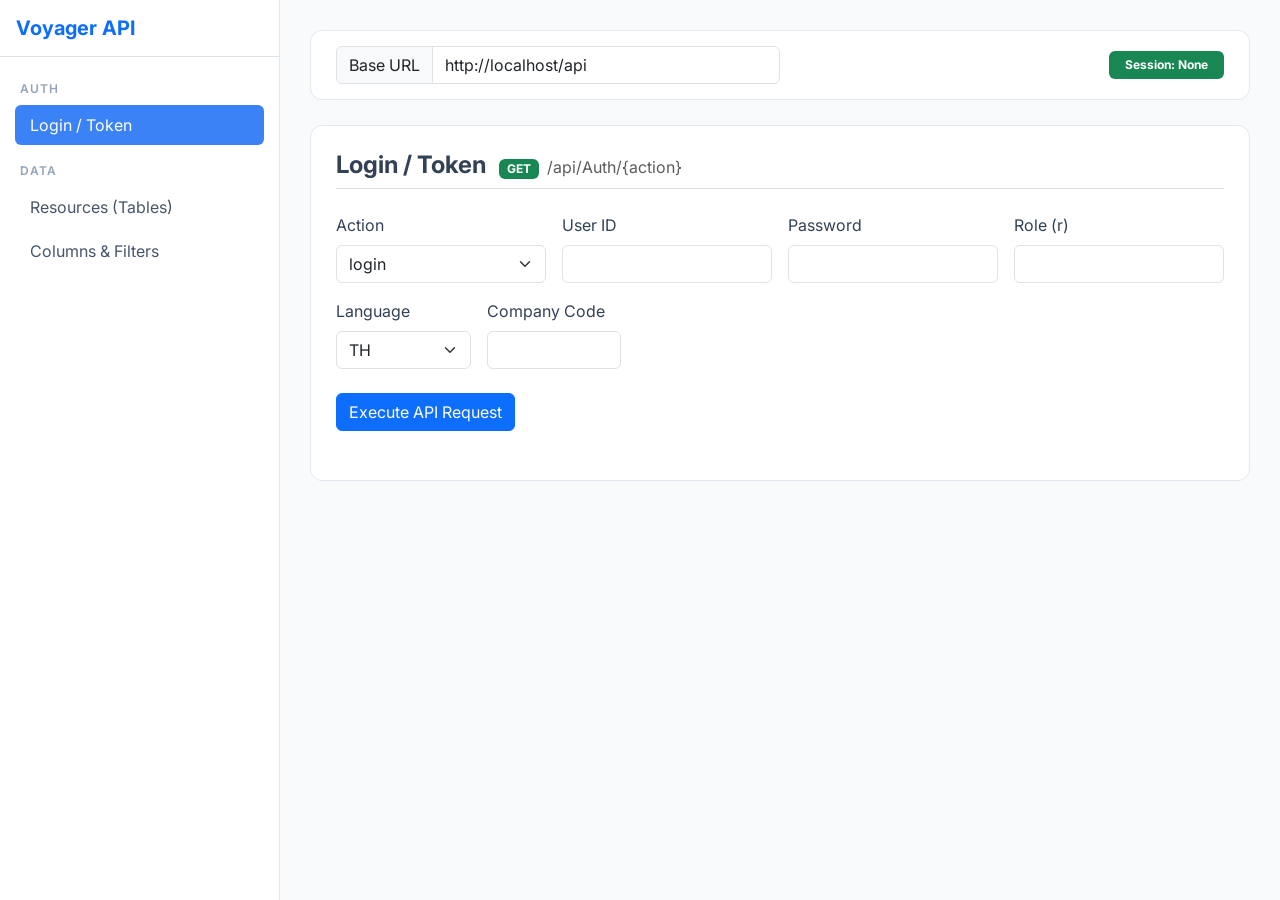
<file: test/index.html>
<!DOCTYPE html>
<html lang="en">
<head>
  <meta charset="utf-8">
  <title>Voyager Dynamic API Help</title>
  <meta name="viewport" content="width=device-width, initial-scale=1">
  <link href="https://fonts.googleapis.com/css2?family=Inter:wght@400;500;600&display=swap" rel="stylesheet">
  <link href="https://cdn.jsdelivr.net/npm/bootstrap@5.3.0/dist/css/bootstrap.min.css" rel="stylesheet">
  <style>
    body { font-family: 'Inter', sans-serif; background-color: #f8fafc; color: #334155; }
    .sidebar { width: 280px; background: white; border-right: 1px solid #e2e8f0; height: 100vh; position: fixed; overflow-y: auto; }
    .content-area { margin-left: 280px; padding: 30px; }
    .nav-pills .nav-link { color: #475569; border-radius: 6px; margin: 2px 15px; padding: 8px 15px; cursor: pointer; }
    .nav-pills .nav-link:hover { background-color: #f1f5f9; }
    .nav-pills .nav-link.active { background-color: #3b82f6; color: white; }
    .api-card { background: white; border-radius: 12px; border: 1px solid #e2e8f0; padding: 25px; margin-bottom: 25px; display: none; }
    .api-card.active { display: block; }
    .global-bar { background: white; padding: 15px 25px; border-radius: 12px; margin-bottom: 25px; border: 1px solid #e2e8f0; }
    pre.json-output { background: #1e293b; color: #38bdf8; padding: 15px; border-radius: 8px; max-height: 500px; overflow-y: auto; font-size: 14px; }
    .category-label { font-size: 0.75rem; text-transform: uppercase; letter-spacing: 1px; color: #94a3b8; margin: 15px 15px 5px 20px; font-weight: 600; }
  </style>
</head>
<body>

  <aside class="sidebar">
    <div class="p-3 border-bottom mb-2">
      <h5 class="m-0 fw-bold text-primary">Voyager API</h5>
    </div>
    <ul class="nav nav-pills flex-column" id="sidebar-menu"></ul>
  </aside>

  <main class="content-area">
    <div class="global-bar d-flex align-items-center justify-content-between">
      <div class="input-group w-50">
        <span class="input-group-text bg-light">Base URL</span>
        <input type="text" class="form-control" id="global-url" value="http://localhost/api">
      </div>
      <div>
        <span class="badge bg-success py-2 px-3">Session: <span id="global-session">None</span></span>
        <input type="hidden" id="session-val">
      </div>
    </div>

    <div id="dynamic-sections"></div>
  </main>

  <script src="https://cdn.jsdelivr.net/npm/bootstrap@5.3.0/dist/js/bootstrap.bundle.min.js"></script>
  <script src="app.js"></script>
</body>
</html>
</file>
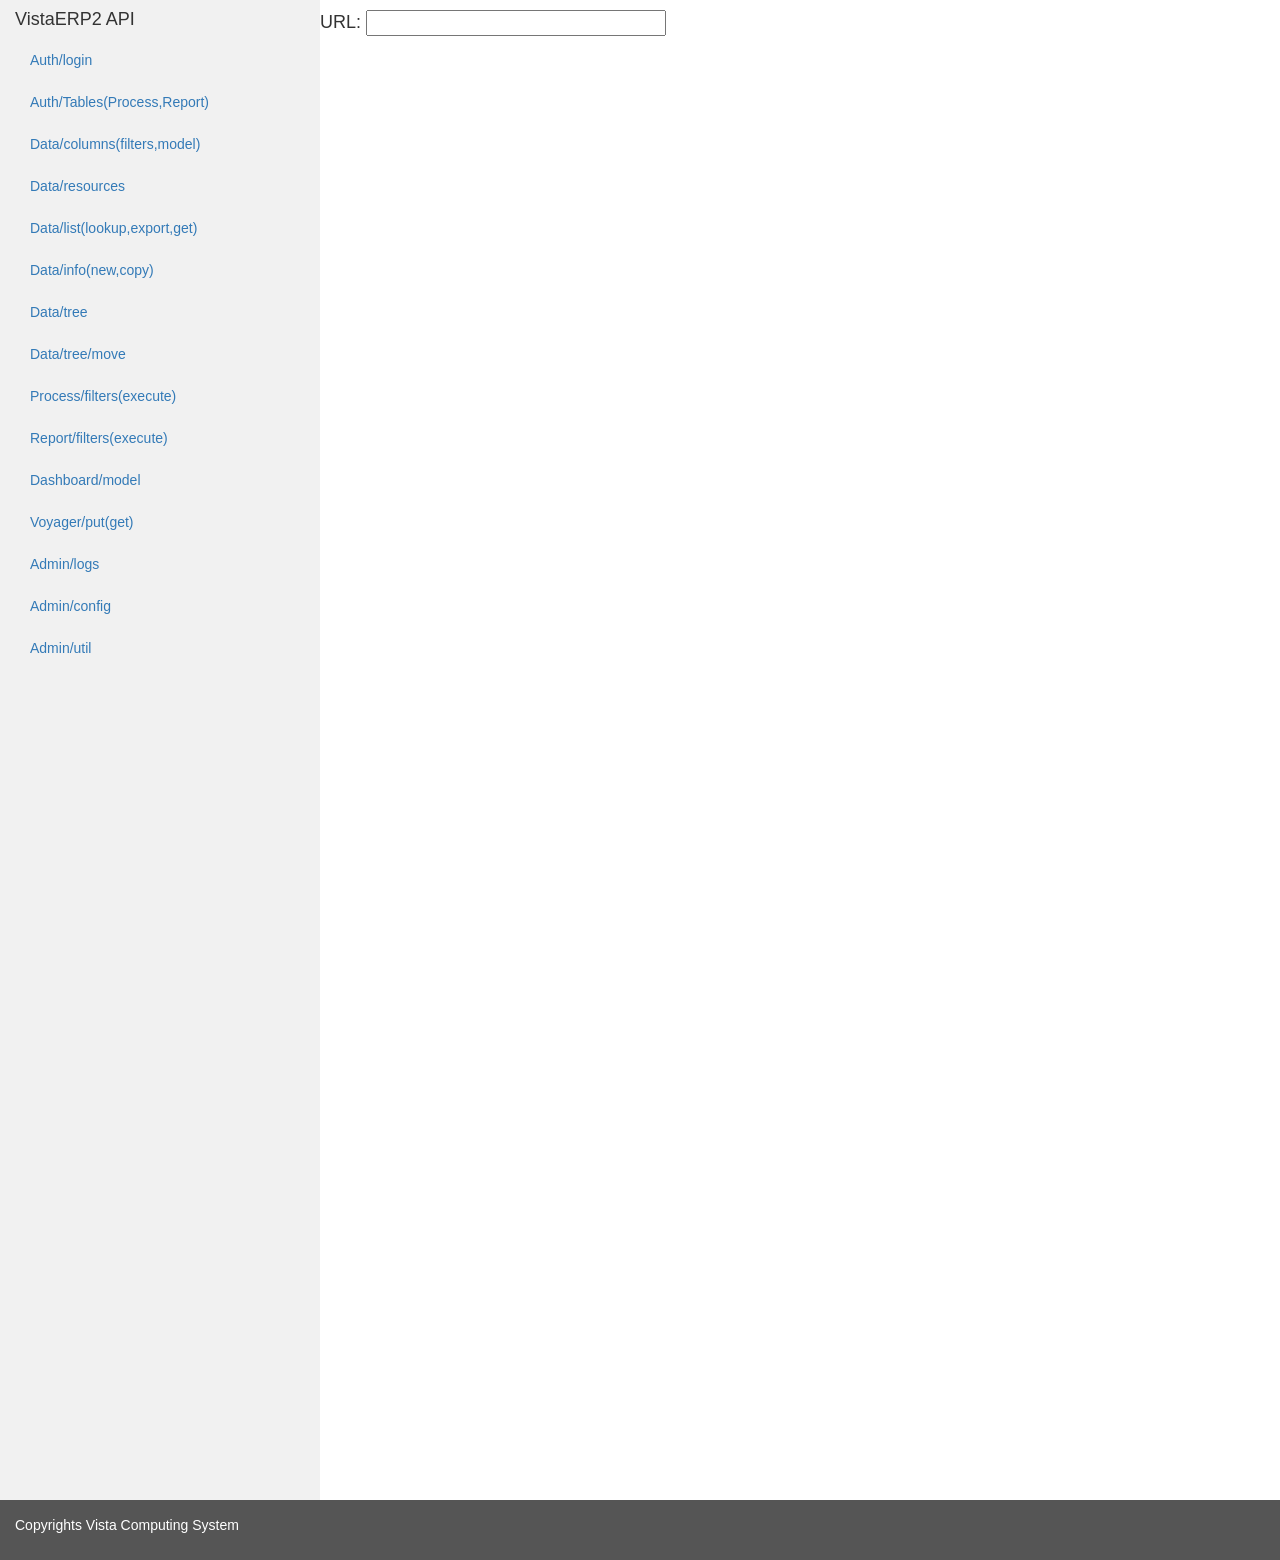
<file: api-helper-v0.html>
<!DOCTYPE html>
<html lang="en">
<head>
  <title>VistaERP2 API</title>
  <meta charset="utf-8">
  <meta name="viewport" content="width=device-width, initial-scale=1">
  <link rel="stylesheet" href="https://maxcdn.bootstrapcdn.com/bootstrap/3.4.1/css/bootstrap.min.css">
  <script src="https://ajax.googleapis.com/ajax/libs/jquery/3.4.1/jquery.min.js"></script>
  <script src="https://maxcdn.bootstrapcdn.com/bootstrap/3.4.1/js/bootstrap.min.js"></script>
  
  <style>
    .yellow {background-color:yellow}
    .readonly {background-color:#cfcfcf}
    /* Set height of the grid so .sidenav can be 100% (adjust if needed) */
    .row.content {height: 1500px}
    
    /* Set gray background color and 100% height */
    .sidenav {
      background-color: #f1f1f1;
      height: 100%;
    }
    
    /* Set black background color, white text and some padding */
    footer {
      background-color: #555;
      color: white;
      padding: 15px;
    }
    
    /* On small screens, set height to 'auto' for sidenav and grid */
    @media screen and (max-width: 767px) {
      .sidenav {
        height: auto;
        padding: 15px;
      }
      .row.content {height: auto;} 
    }
  </style>
</head>
<body>

<div class="container-fluid">
  <div class="row content">
    <div class="col-sm-3 sidenav" >
      <h4>VistaERP2 API</h4>
      <ul class="nav nav-pills nav-stacked">
        <li><a class="menu" data="#sec_login">Auth/login</a></li>
        <li><a class="menu" data="#sec_tables">Auth/Tables(Process,Report)</a></li>
        <li><a class="menu" data="#sec_columns">Data/columns(filters,model)</a></li>
        <li><a class="menu" data="#sec_vgres">Data/resources</a></li>
        <li><a class="menu" data="#sec_list">Data/list(lookup,export,get)</a></li>
        <li><a class="menu" data="#sec_info">Data/info(new,copy)</a></li>
        <li><a class="menu" data="#sec_tree">Data/tree</a></li>
        <li><a class="menu" data="#sec_treemove">Data/tree/move</a></li>
        <li><a class="menu" data="#sec_process_col">Process/filters(execute)</a></li>
        <li style="display:none"><a class="menu" data="#sec_process_exec">Process/execute</a></li>
        <li><a class="menu" data="#sec_report_col">Report/filters(execute)</a></li>
        <li style="display:none"><a class="menu" data="#sec_report_exec">Report/execute</a></li>
        <li style="display:none"><a class="menu" data="#sec_reports">Reports</a></li>
        <li><a class="menu" data="#sec_dashboard">Dashboard/model</a></li>
        <li><a class="menu" data="#sec_vg">Voyager/put(get)</a></li>
        <li><a class="menu" data="#sec_logs">Admin/logs</a></li>
        <li><a class="menu" data="#sec_config">Admin/config</a></li>
        <li><a class="menu" data="#sec_util">Admin/util</a></li>
      </ul><br>
    </div>

   	<h4>URL: <input type="text" id="url" style="width:300px"/></h4>
   	<input type="hidden" id="cmd"/>
   	<input type="hidden" id="j_columns"/>
   	<input type="hidden" id="j_info"/>
    <div class="col-sm-9" id="sec_login" id="top">
		<h3>VistaERP2 API: Data/login</h3>
		<div>
			/api/Auth/
			<select id="t_login" class="yellow">
				<option selected>login</option>
				<option>login2</option>
				<option>login3</option>
				<option>logout</option>
				<option>language</option>
				<option>token</option>
			</select> 
			<span>?uid=</span><input id="uid" type="text" style="width:40px" class="yellow"/>
			<span>&pwd=</span><input id="pwd" type="text" style="width:40px" class="yellow"/>
			<span>&r=</span><input id="role" type="text" style="width:30px" class="yellow"/>
			<span>&_cc=</span><input id="cc" type="text" style="width:40px" class="yellow"/>
			<span>&_lg=</span><select id="lang" type="text" class="yellow">
				<option value="th" selected>th</option>
				<option value="en">en</option>
			</select>
			<span>&s=</span><input id="s0" class="yellow" type="text"/>
			<span>&app=</span><input id="app" type="text" style="width:40px" class="yellow"/>
			<span>&ste_id=</span><input id="ste_id" type="text" style="width:40px" class="yellow"/>
			<br/>	
			<button type="button" class="btn btn-primary" id="b_login">Submit</button>
			<br/>
		</div>
		
		<div id="jsonlogin"></div>
	</div>

    <div class="col-sm-9" id="sec_tables">
		<h3>VistaERP2 API: Auth/resources?type=tables <a href="#top">(top)</a></h3>
		<div>
			/api/Auth/resources?type=
			<select id="op_tables" name="op_tables">
				<option>tables</option>
				<option>process</option>
				<option>report</option>
			</select>
			&file=
			<select id="op_tables2" name="op_tables">
				<option>tables.json</option>
				<option>processes.json</option>
				<option>reports.json</option>
			</select>
			<br/>	
			<button type="button" class="btn btn-primary" id="b_tables">Submit</button>
		</div>
		
		<div id="jsontables"></div>
	</div>

    <div class="col-sm-9" id="sec_columns">
		<h3>VistaERP2 API: Data/columns <a href="#top">(top)</a></h3>
		<div>
			/api/Data/
			<select id="col_op" class="yellow">
				<option selected>columns</option>
				<option>filters</option>
				<option>model</option>
			</select>	
			?_t= 
			<select id="tableid" class="yellow tables">
			</select>	
			<br/>	
			<button type="button" class="btn btn-primary" id="b_column">Submit</button>
			<span class="t_tablename"></span>
			<br/>
		</div>
		
		<div id="jsonreturn"></div>
	</div>
    
    <div class="col-sm-9" id="sec_list">
		<h3>VistaERP2 API: Data/list(lookup/export) <a href="#top">(top)</a></h3>
		<div>
			/api/Data/
			<select id="op2" class="yellow">
				<option value="list" selected>list</option>
				<option value="lookup">lookup</option>				
				<option value="export">export</option>				
				<option value="get">get</option>				
			</select>				 
			?_t= 
			<select id="tableid2" class="yellow tables">
			</select>	
			&<input type="text" id="f2_1" style="width:150px" placeholder="field name" class="yellow"/>
			
			&_rs=<input type="text" id="rs_2" style="width:30px" value="20" placeholder="rows" class="yellow"/>
			&_pi=<input type="text" id="pi_2" style="width:30px" value="0" placeholder="page" class="yellow"/>
			&_st=<input type="text" id="st_2" style="width:50px" value="" placeholder="sort" class="yellow"/>
			&s=<span class="yellow session"></span>
			<br/>	
			<button type="button" class="btn btn-primary" id="b_list">Submit</button>
			<span class="t_tablename"></span>
			<br/>
		</div>
		<div>
			<ul class="nav nav-tabs">
			    <li class="active"><a data-toggle="tab" href="#home2">Columns</a></li>
			    <li><a data-toggle="tab" href="#menu1_2">Source</a></li>
			  </ul>
			
			  <div class="tab-content">
			    <div id="home2" class="tab-pane fade in active">
			     <div id="jsonreturn2_2"></div>
			    </div>
			    <div id="menu1_2" class="tab-pane fade">
			      <div id="jsonreturn2"></div>
			    </div>
			  </div>
      
		</div>
						
	</div>
    
    <div class="col-sm-9" id="sec_info">
		<h3>VistaERP2 API: Data/info(new,copy) <a href="#top">(top)</a></h3>
		<div>
			/api/Data/
			<select id="op3" class="yellow">
				<option value="info" selected>info</option>
				<option value="new">new</option>				
				<option value="copy">copy</option>				
			</select>				
			?_t= 
			<select id="tableid3" class="yellow tables">
			</select>	
			&<input type="text" id="f3_1" style="width:75px" placeholder="primary key" class="yellow"/>
			=<input type="text" id="f3_2" style="width:50px" placeholder="value" class="yellow"/>
			&s=<span class="yellow session"></span>
			<br/>	
			<button type="button" class="btn btn-primary" id="b_info">Submit</button>
			<span class="t_tablename"></span>
			<br/>
		</div>
		<div>
			<ul class="nav nav-tabs">
			    <li class="active"><a data-toggle="tab" href="#home">Columns</a></li>
			    <li><a data-toggle="tab" href="#menu1">Source</a></li>
			  </ul>
			
			  <div class="tab-content">
			    <div id="home" class="tab-pane fade in active">
			     <div id="jsonreturn3_2"></div>
				     <div id="save">
					     <button type="button" class="btn btn-success" id="b_insert">insert</button>
					     <button type="button" class="btn btn-success" id="b_update">update</button>
					     <button type="button" class="btn btn-danger" id="b_delete">delete</button>
				     </div>
			    </div>
			    <div id="menu1" class="tab-pane fade">
			      <div id="jsonreturn3"></div>
			    </div>
			  </div>
      
		</div>
	  </div>      

<div class="col-sm-9" id="sec_process_col">
		<h3>VistaERP2 API: Process/filters<a href="#top">(top)</a></h3>
		<div>
			/api/Process/filters?_t= 
			<select id="processid" class="yellow process">
			</select>	
			&s=<span class="yellow session"></span>
			<br/>	
			<button type="button" class="btn btn-primary" id="b_process_col">Submit</button>
			<br/>
		</div>
		<div>
			<div id="jsonprocess_col0"></div>
			<div id="jsonprocess_col"></div>
		    <button type="button" class="btn btn-success" id="b_process_exec">execute</button>
		</div>	
	</div>
<div class="col-sm-9" id="sec_process_exec">
		<h3>VistaERP2 API: Process/execute <a href="#top">(top)</a></h3>
		<div>
			/api/Process/execute?_t= 
			<select id="processid2" class="yellow process">
			</select>	
			&<input type="text" id="process_pm" name="process_pm"/>
			&s=<span class="yellow session"></span>
			<br/>	
			<button type="button" class="btn btn-primary" id="b_process_exec">Submit</button>
			<br/>
		</div>
		<div id="jsonprocess_exec0"></div>
		<div id="jsonprocess_exec"></div>
	</div>
<div class="col-sm-9" id="sec_report_col">
		<h3>VistaERP2 API: Report/filters<a href="#top">(top)</a></h3>
		<div>
			/api/Report/filters?_t= 
			<select id="reportid" class="yellow report">
			</select>	
			&s=<span class="yellow session"></span>
			<br/>	
			<button type="button" class="btn btn-primary" id="b_report_col">Submit</button>
			<br/>
		</div>
		<div>
			<div id="jsonreport_col0"></div>		
			<div id="jsonreport_col"></div>
		    <button type="button" class="btn btn-success" id="b_report_exec">execute</button>
			<select id="report_ct" class="yellow">
				<option selected>pdf</option>
				<option>xlsx</option>
			</select>			    
		</div>
	</div>
<div class="col-sm-9" id="sec_report_exec">
		<h3>VistaERP2 API: Report/execute <a href="#top">(top)</a></h3>
		<div>
			/api/Report/execute?_t= 
			<select id="reportid2" class="yellow report">
			</select>	
			&_ct=
			<select id="report_ct" class="yellow">
				<option>pdf</option>
				<option>xlsx</option>
				<option>xls</option>
			</select>				
			&<input type="text" id="report_pm" name="report_pm"/>
			&s=<span class="yellow session"></span>
			<br/>	
			<button type="button" class="btn btn-primary" id="b_report_exec">Submit</button>
			<br/>
		</div>
		<div id="jsonreport_exec"></div>
	</div>		
<div class="col-sm-9" id="sec_tree">
		<h3>VistaERP2 API: Data/tree <a href="#top">(top)</a></h3>
		<div>
			/api/Data/tree?_t=
			<select id="op_tree" class="yellow">
				<option value="c_salesregion" selected>c_salesregion</option>
				<option value="ad_menu">ad_menu</option>				
			</select>				
			&s=<span class="yellow session"></span>
			<br/>	
			<button type="button" class="btn btn-primary" id="b_tree">Submit</button>
			<br/>
		</div>
		<div>			
			<div id="jsonreturn_tree0"></div>
		     <div id="jsonreturn_tree"></div>      
		</div>
	  </div>      	 
	<div class="col-sm-9" id="sec_treemove">
		<h3>VistaERP2 API: Data/tree/move <a href="#top">(top)</a></h3>
		<div>
			/api/Data/tree?_action=move&_t=
			<select id="op_treemove" class="yellow">
				<option value="c_salesregion" selected>c_salesregion</option>
			</select>				
			&id=<input type="text" id="node_id"/>
			&parent=<input type="text" id="parent"/>
			&s=<span class="yellow session"></span>
			<br/>	
			<button type="button" class="btn btn-primary" id="b_treemove">Submit</button>
			<br/>
		</div>
		<div>			
			<div id="jsonreturn_treemove0"></div>
		     <div id="jsonreturn_treemove"></div>      
		</div>
	  </div>      
	<div class="col-sm-9" id="sec_dashboard">
		<h3>VistaERP2 API: Dashboard/model <a href="#top">(top)</a></h3>
		<div>
			/api/Dashboard/model?_t=<input type="text" id="dashboard_id"/>		
			&s=<span class="yellow session"></span>
			<br/>	
			<button type="button" class="btn btn-primary" id="b_dashboard">Submit</button>
			<br/>
		</div>
		<div>			
			<div id="jsonreturn_dash"></div>
		</div>
	  </div>      	 
	  	  	   
	<div class="col-sm-9" id="sec_vg">
		<h3>VistaERP2 API: Voyager/put(get) <a href="#top">(top)</a></h3>
		<div>
			/api/Voyager/
			<select id="op_vg" class="yellow">
				<option value="put" selected>put</option>
				<option value="get">get</option>				
			</select>				
			?s=<span class="yellow session"></span>
			&data=<br/>
<textarea id="data_vg" rows="20" cols="120">
{
"tables":{
  "data": ["status","pumps","hoses"],
  "status": ["sta_id","db","pi"],
  "pumps": ["sta_id","pump_id","status"],
  "hoses": ["sta_id","hose_id","hose_number","pump_id","grade_id","tank_id","volume","money"]
},
"status":[[1,1,1]],
"pumps":[[1,1,"20"],[1,2,"20"],[1,3,"10"],[1,4,"20"]],
"hoses":[[1,1,1,1,1,1,12345.30,3344,50],[1,2,2,1,1,1,34552.34,33452.45]]  
}
</textarea>			
			<br/>	
			<button type="button" class="btn btn-primary" id="b_vg">Submit</button>
			<br/>
		</div>
		<div>
		      <div id="json_vg"></div>
		</div>
						
	</div>
	
	<div class="col-sm-9" id="sec_vgres">
		<h3>VistaERP2 API: Data/resources <a href="#top">(top)</a></h3>
		<div>
			/api/Data/resources
			<input type="text" id="op_vgres"  class="yellow" style="width:200px"/>
			?s=<span class="yellow session"></span>
			<br/>	
			<button type="button" class="btn btn-primary" id="b_vgres">Submit</button>
			<br/>
		</div>
		<div>
		      <div id="json_vgres"></div>
		</div>
						
	</div>	
<div class="col-sm-9" id="sec_logs">
		<h3>VistaERP2 API: Admin/logs <a href="#top">(top)</a></h3>
		<div>
			/api/Admin/logs/
			<input type="text" id="op_logs_op2" class="yellow"/>
			?s=<span class="yellow session"></span>
			<br/>	
			<button type="button" class="btn btn-primary" id="b_logs">Submit</button>
			<br/>
		</div>
		<div>
			<ul class="nav nav-tabs">
			    <li class="active"><a data-toggle="tab" href="#home_log2">Columns</a></li>
			    <li><a data-toggle="tab" href="#menulog_2">Source</a></li>
			  </ul>
			
			  <div class="tab-content">
			    <div id="home_log2" class="tab-pane fade in active">
			     <div id="json_logs2"></div>
			    </div>
			    <div id="menulog_2" class="tab-pane fade">
			      <div id="json_logs"></div>
			    </div>
			  </div>
      
		</div>
						
	</div>	  
	<div class="col-sm-9" id="sec_config">
		<h3>VistaERP2 API: Admin/config <a href="#top">(top)</a></h3>
		<div>
			/api/Admin/config/
			<select id="op_config" class="yellow">
				<option value="show" seleted>show</option>
				<option value="set">set</option>
				<option value="refresh">refresh</option>
			</select>
			?<select id="op_config2" class="yellow">
				<option value="debug" selected>debug</option>
				<option value="MA" >MA</option>
				<option value="ERROR_NOROW" >ERROR_NOROW</option>
				<option value="ERROR_PAGING" >ERROR_PAGING</option>
				<option value="PAGESIZE" >PAGESIZE</option>
			</select>=<input type="text" id="t_config2" class="yellow"/>			
			&s=<span class="yellow session"></span>
			<br/>	
			<button type="button" class="btn btn-primary" id="b_config">Submit</button>
			<br/>
		</div>
		<div>
			     <div id="json_config"></div>      
		</div>
						
	</div>	  		 
	<div class="col-sm-9" id="sec_util">
		<h3>VistaERP2 API: Admin/util <a href="#top">(top)</a></h3>
		<div>
			/api/Admin/util/
			<select id="op_util" class="yellow">
				<option value="enz" seleted>enz</option>
				<option value="dez">dez</option>
			</select>
			<br/>&p1=<textarea id="op_util2" rows="3" cols="80"></textarea>
			<br/>&s=<span class="yellow session"></span>
			<br/>	
			<button type="button" class="btn btn-primary" id="b_util">Submit</button>
			<br/>
		</div>
		<div>
			     <div id="json_util"></div>      
		</div>
						
	</div>	  	 	
    <div class="col-sm-9" id="sec_reports">
		<h3>VistaERP2 API: Auth/resources?type=reports <a href="#top">(top)</a></h3>
		<div>
			/api/Auth/resources?type=tables&file=reports.json
			<br/>	
			<button type="button" class="btn btn-primary" id="b_reports">Submit</button>
		</div>
		
		<div id="jsonreports"></div>
	</div>

    <div class="col-sm-9" id="sec_reportparams">
		<h3>VistaERP2 API: Report/params <a href="#top">(top)</a></h3>
		<div>
			/api/Report/params?_t= 
			<select id="tableid" class="yellow tables">
			</select>	
			<br/>	
			<button type="button" class="btn btn-primary" id="b_reportparams">Submit</button>
			<span class="t_tablename"></span>
			<br/>
		</div>
		
		<div id="jsonreturn"></div>
	</div>
    	  
  </div>
</div>

<footer class="container-fluid">
  <p>Copyrights Vista Computing System</p>
</footer>

</body>

<script>
$(document).ready(function(){	
	localStorage.clear();
	$("#url").val(window.location.href.substring(0,window.location.href.indexOf('/help')));
	$('#b_insert').hide();
	$('#b_update').hide();
	$('#b_delete').hide();
	$('#b_report_exec').hide();
	$('#b_process_exec').hide();
	$('#sec_login').hide();
	$('#sec_tables').hide();
	$('#sec_columns').hide();
	$('#sec_process_col').hide();
	$('#sec_process_exec').hide();
	$('#sec_report_col').hide();
	$('#sec_report_exec').hide();
	$('#sec_list').hide();
	$('#sec_info').hide();
	$('#sec_tree').hide();
	$('#sec_treemove').hide();
	$('#sec_dashboard').hide();
	$('#sec_vg').hide();
	$('#sec_vgres').hide();
	$('#sec_logs').hide();
	$('#sec_config').hide();
	$('#sec_util').hide();
	$('#sec_reports').hide();
	$('#sec_reportparams').hide();
	/*
	  $("#url").click(function(){
	    $(this).hide();
	  });
	*/
$(".menu").click(function(){
	var sec =$(this).attr('data');
	$('#sec_login').hide();
	$('#sec_tables').hide();
	$('#sec_columns').hide();
	$('#sec_process_col').hide();
	$('#sec_process_exec').hide();
	$('#sec_report_col').hide();
	$('#sec_report_exec').hide();
	$('#sec_list').hide();
	$('#sec_info').hide();
	$('#sec_tree').hide();
	$('#sec_treemove').hide();
	$('#sec_dashboard').hide();
	$('#sec_vg').hide();
	$('#sec_vgres').hide();
	$('#sec_logs').hide();
	$('#sec_config').hide();
	$('#sec_util').hide();
	$('#sec_reports').hide();
	$('#sec_reportparams').hide();
	$(sec).show();
});

$("#b_login").click(function(){
	var t_url = $("#url").val();
	var uid = $("#uid").val();
	var pwd = $("#pwd").val();
	var r = $("#role").val();
	var cc = $("#cc").val();
	var ap = $("#app").val();
	var steid = $("#ste_id").val();
	var s = $("#s0").val();
	var lg = $("#lang").val();
	var lid=$("#t_login").children("option:selected").val();

	var url=t_url+'/api/Auth/'+lid;
	if (lid=='login' || lid=='login2')
		url=url+'?uid='+uid+'&pwd='+pwd+'&r='+r+'&_lg='+lg+'&_cc='+cc+'&app='+ap+'&ste_id='+steid;
	else if (lid=='login3' || lid=='logout' || lid=='token')
		url=url+'?s='+s+'&_lg='+lg;
	else if (lid=='language')
		url=url+'?s='+s+'&_lg='+lg;
	//document.getElementById("jsonlogin").innerHTML = null;
	$("#jsonlogin").html(null);
	var jqxhr = $.get(url, function(data) {
		  console.log(data);
		  if (data.issuccess==0) {
			  $("#jsonlogin").html(JSON.stringify(data));
			  return;
		  }
		  if (lid=='login2' || lid=='login3') {
			  //document.getElementById("s0").value = data.data.s;
			  $("#s0").val(data.data.s);
			  $(".session").html(data.data.s);
		  }
		  var textArea = $('<textarea id="tt_login" style="width:100%" rows="10"/>'); 
		  textArea.html(JSON.stringify(data));
		  $("#jsonlogin").append(textArea);		  
		  if ($(".tables").children('option').length<1) {
			  $(".tables").append('<option value="" label="">--Select Table---</option>');		  
			  url=t_url+'/api/Auth/resources?type=tables&file=tables.json&_cc='+cc;			  
			  $.get(url, function(data) {
				  var tab_option='';
				  var key =sortObjectKey(data);
				  for (var x=0;x<key.length;x++) {
				  //for (x in data) {
					  var obj=data[key[x]];
					  //$(".tables").append('<option value="'+key[x]+'" label="'+obj.label+'">'+key[x]+'</option>');		  
					  //tab_option += '<option value="'+key[x]+'" label="'+obj.label+'">'+key[x]+'</option>';
					  $(".tables").append('<option value="'+key[x]+'">'+key[x]+'</option>');		  
					  tab_option += '<option value="'+key[x]+'">'+key[x]+'</option>';
					  //console.log(data[x]);
				  }
			  });
		  }
		  if ($(".process").children('option').length<1) {
			  $(".process").append('<option value="" label="">--Select Table---</option>');		  
			  url=t_url+'/api/Auth/resources?type=process&file=processes.json&_cc='+cc;			  
			  $.get(url, function(data) {
				  var tab_option='';
				  var key =sortObjectKey(data);
				  for (var x=0;x<key.length;x++) {
				  //for (x in data) {
					  var obj=data[key[x]];
					  //$(".tables").append('<option value="'+key[x]+'" label="'+obj.label+'">'+key[x]+'</option>');		  
					  //tab_option += '<option value="'+key[x]+'" label="'+obj.label+'">'+key[x]+'</option>';
					  $(".process").append('<option value="'+key[x]+'">'+key[x]+'</option>');		  
					  tab_option += '<option value="'+key[x]+'">'+key[x]+'</option>';
					  //console.log(data[x]);
				  }
			  });
		  }
		  if ($(".report").children('option').length<1) {
			  $(".report").append('<option value="" label="">--Select Table---</option>');		  
			  url=t_url+'/api/Auth/resources?type=report&file=reports.json&_cc='+cc;			  
			  $.get(url, function(data) {
				  var tab_option='';
				  var key =sortObjectKey(data);
				  for (var x=0;x<key.length;x++) {
				  //for (x in data) {
					  var obj=data[key[x]];
					  //$(".tables").append('<option value="'+key[x]+'" label="'+obj.label+'">'+key[x]+'</option>');		  
					  //tab_option += '<option value="'+key[x]+'" label="'+obj.label+'">'+key[x]+'</option>';
					  $(".report").append('<option value="'+key[x]+'">'+key[x]+'</option>');		  
					  tab_option += '<option value="'+key[x]+'">'+key[x]+'</option>';
					  //console.log(data[x]);
				  }
			  });
		  }  
		}).fail(function(err) {
			console.log(err);
		    alert( "error" );
		});		
});

$("#b_tables").click(function(){
	var t_url = $("#url").val();
	var cc = $("#cc").val();
  var op1=$("#op_tables").val();
  var op2=$("#op_tables2").val();
  url=t_url+'/api/Auth/resources?type='+op1+'&file='+ op2+'&_cc='+cc; //tables.json';			  
	$("#jsontables").html('');
	
	var jqxhr = $.get( url, function(data) {
		  var key =sortObjectKey(data);
			var table =  '<table class="table table-striped"><tr><th>table</th><th>label</th></tr>';
			
			for (var x=0;x<key.length;x++) {
			//for (x in data) {	
				var obj = data[key[x]];
				if (obj.display=='Y') {
				table = table + "<tr>"				
					+ '<td>'+key[x]+'</td>'
					+ '<td>'+obj.label+'</td>'
					+ '</tr>';
				}
			}
			
			table = table + "</table>";
			
			$("#jsontables").html(table);
		})
		  .fail(function(err) {
			console.log(err);
		    alert( "error" );
		  });		
	
});


$("#b_column").click(function(){
	var tid=$("#tableid").children("option:selected").val();
	var t_url = $("#url").val();
	var s = $("#s0").val();
	var lg = $("#lang").val();
	var col_op = $("#col_op").val();
	$(".tables").val(tid);

	const url=t_url+'/api/Data/'+col_op+'?_t='+tid+'&s='+s;
	$("#jsonreturn").html('');
	$("#t_tablename").html('');
	
	var jqxhr = $.get( url, function(data) {
		  console.log(data);
		  if (data.issuccess==0) {
			  $("#jsonreturn").html(JSON.stringify(data));
			  return;
		  }
			var jsonarray = null;
			if (col_op=='model')
				jsonarray = data.data.filters;
			else
				jsonarray = data.data.columns;
			var table =  '<table class="table table-striped"><tr><th>field</th><th>label</th><th>type</th><th>isnull</th><th>readonly</th><th>isrange</th><th>default</th><th>note</th><th>link-table</th></tr>';
			if (col_op=='columns')
				table =  '<table class="table table-striped"><tr><th>field</th><th>label</th><th>type</th><th>isnull</th><th>insert</th><th>update</th><th>groupname</th><th>note</th><th>link-table</th></tr>';
			for(var i = 0; i < jsonarray.length; i++) {
				
				var obj = jsonarray[i];
				if (obj.display =='Y'){
					let lb=obj.label;
					table = table + "<tr>"				
					+ '<td>'+obj.field
					+'</td>'
					+ '<td>'+lb+'</td>'
					+ '<td>'+obj.type+'</td>'
					+ '<td>'+obj.isnull+'</td>';
					if (col_op=='columns')
						table += '<td>'+obj.insert+'</td>'
						+ '<td>'+obj.update+'</td>'
						+'<td>'+(obj['groupname']===undefined ? '':obj['groupname'])+'</td>'
						;
					else {
						table += '<td>'+obj.readonly+'</td>'
						+ '<td>'+obj.isrange+'</td>'
						+ '<td>'+obj.default+'</td>'
						;
					}
					table += '<td>'+(obj['note']===undefined ? '':obj['note'])+'</td>'
					+ '<td>'+(obj['link-table']===undefined ? '':obj['link-table'] + (obj['table-option']===undefined ? '': '<br/><font color="blue">table-option=</font>'+JSON.stringify(obj['table-option'])))+'</td>'
					+ '</tr>';
				}
			}
			
			table = table + "</table>";
			if (col_op !='model') {
				table = '<a href="'+url+'" target="_blank">'+url+'</a>'+table;
				
			} else {
				var tab1 =  '<table class="table table-striped">'
					+'<tr><td width="15%">paging</td><td>'+data.data.paging+'</td></tr>'
					+'<tr><td width="15%">pagesize</td><td>'+data.data.pagesize+'</td></tr>'
					+'<tr><td width="15%">firstload</td><td>'+data.data.firstload+'</td></tr>'
					+'<tr><td width="15%">permission</td><td>'+obj2str(data.data.permission)+'</td></tr>'
					+'</table>';
				table = '<a href="'+url+'" target="_blank">'+url+'</a>' + tab1
				+ '<h4>filters</h4>'+table;

				if (data.data['children'] !=undefined) {
					var tab2 =  '<h4>children</h4><table class="table table-striped"><tr><th>label</th><th>_t</th><th>fk</th><th>permission</th></tr>';
					jsonarray = data.data['children'];
					for(var i = 0; i < jsonarray.length; i++) {
						var obj = jsonarray[i];
						tab2 += '<tr>'
							+'<td>'+obj.label+'</td><td>'+obj['_t']+'</td><td>'+obj.fk+'</td><td>'+obj2str(obj.permission)+'</td>'
							+'</tr>';
					}
					table += tab2+'</table>';
				}
				if (data.data['reports'] !=undefined) {
					var tab2 =  '<h4>reports</h4><table class="table table-striped"><tr><th>label</th><th>_t</th></tr>';
					jsonarray = data.data['reports'];
					for(var i = 0; i < jsonarray.length; i++) {
						var obj = jsonarray[i];
						tab2 += '<tr>'
							+'<td>'+obj.label+'</td><td>'+obj['_t']+'</td>'
							+'</tr>';
					}
					table += tab2+'</table>';
				}
			}
			$("#jsonreturn").html(table);
			$(".t_tablename").html($("#tableid").children("option:selected").attr('label'));
		})
		  .fail(function(err) {
			console.log(err);
		    alert( "error" );
		  });		
	
});

$("#b_process_col").click(function(){
	var tid=$("#processid").children("option:selected").val();
	var t_url = $("#url").val();
	var s = $("#s0").val();
	var lg = $("#lang").val();
	$(".process").val(tid);

	const url=t_url+'/api/Process/filters?_t='+tid+'&s='+s;
	$("#jsonprocess_col").html('');
	$("#jsonprocess_col0").html('');
	//$("#t_tablename").html('');
	$('#b_process_exec').hide();
	
	var jqxhr = $.get( url, function(data) {
		  console.log(data);
		  if (data.issuccess==0) {
			  $("#jsonprocess_col").html(JSON.stringify(data));
			  return;
		  }
			var jsonarray = data.data.columns;
		    localStorage.setItem('process-col', JSON.stringify(jsonarray));
			var table =  '<table class="table table-striped"><tr><th>field</th><th>label</th><th>type</th><th>display</th><th>isnull</th><th>readonly</th><th>isrange</th><th>default</th><th>link-table</th><th>items</th></tr>';
			
			for(var i = 0; i < jsonarray.length; i++) {
				
				var obj = jsonarray[i];
				//if (obj.display=='Y') 
				{
					let lb=obj.label;					
					table = table + "<tr>"				
					+ '<td>'+obj.field
					+ (obj.isnull ? '' : '<font color="red">*</font>')
					+'</td>'
					+ '<td>'+lb+'</td>'
					+ '<td>'+obj.type+'</td>'
					+ '<td>'+obj.display+'</td>'
					+ '<td>'+obj.isnull+'</td>'
					+ '<td>'+obj.readonly+'</td>'
					+ '<td>'+obj.isrange+'</td>'
					//+ '<td>'+(obj['default']===undefined ? '' : obj['default']) +'</td>'
					+ '<td><input id="p_'+obj.field+'" style="width:80px" '
					+ (obj.readonly ?'  class="readonly" ':'')
					+ 'value="'+(obj['default']===undefined ? '' : obj['default'])+'" type="text"/>'
					+ (!obj.isrange ? '' :		
					  '~~<input id="p_'+obj.field+'2" style="width:80px" '
					+ (obj.readonly ?'  class="readonly" ':'')
					+ 'value="'+(obj['default2']===undefined ? '' : obj['default2'])+'" type="text"/>'
					) 
					+ '</td>'
					+ '<td>'+obj['link-table']+'</td>'
					+ '<td>'+(obj['items']===undefined ? '' : JSON.stringify(obj['items'])) +'</td>'
					+ '</tr>';
				}
			}
			
			table = table + "</table>";
			
			$("#jsonprocess_col").html(table);
			$("#jsonprocess_col0").html('<a target="_blank" href="'+url+'">'+url+"</a>");
			$('#b_process_exec').show();
		})
		  .fail(function(err) {
			console.log(err);
		    alert( "error" );
		  });		
	
});

$("#b_process_exec").click(function(){
	var tid=$("#processid").children("option:selected").val();
	var t_url = $("#url").val();
	var s = $("#s0").val();
	var lg = $("#lang").val();
	$(".process").val(tid);

	var cols=JSON.parse(localStorage.getItem('process-col'));
	var pm="";
	
	if (cols==null) {
		alert ('filter null');
		return;
	}
	//$('#b_report_exec').hide();
	
	for(var i = 0; i < cols.length; i++) {
		var col=cols[i];
		var val=$('#p_'+col.field).val();
		if (col.isrange) {
			pm += '&' +col.field+'='+encodeURI(val)+'::'+$('#p_'+col.field+'2').val();
		} else
			pm += '&' +col.field+'='+encodeURI(val);
	}
	const url=t_url+'/api/Process/execute?_t='+tid
			+pm
			+'&s='+s;
	//alert (url);
  $("#jsonprocess_col0").html('<a target="_blank" href="'+url+'">'+url+'</a>');
/*
	var link = document.createElement('a');
	link.href = url;
	link.target='_blank';
	document.body.appendChild(link);
	link.click();  
*/	
});

$("#b_process_exec0").click(function(){
	var tid=$("#processid2").children("option:selected").val();
	var t_url = $("#url").val();
	var s = $("#s0").val();
	var lg = $("#lang").val();
	$(".process").val(tid);
	var pm = $("#process_pm").val();

	const url=t_url+'/api/Process/execute?_t='+tid+'&'+pm+'&s='+s;
	$("#jsonprocess_exec").html('');
	$("#jsonprocess_exec0").html('');
	//$("#t_tablename").html('');
	
	var jqxhr = $.get( url, function(data) {
		  console.log(data);
 		  $("#jsonprocess_exec").html(JSON.stringify(data));
		  $("#jsonprocess_exec0").html('<a target="_blank" href="'+url+'">'+url+"</a>");
		})
		  .fail(function(err) {
			console.log(err);
		    alert( "error" );
		  });		
	
});

$("#b_report_col").click(function(){
	var tid=$("#reportid").children("option:selected").val();
	var t_url = $("#url").val();
	var s = $("#s0").val();
	var lg = $("#lang").val();
	$(".report").val(tid);

	const url=t_url+'/api/Report/filters?_t='+tid+'&s='+s;
	$("#jsonreport_col").html('');
	$("#jsonreport_col0").html('');
	//$("#t_tablename").html('');
	
	$('#b_report_exec').hide();
	var jqxhr = $.get( url, function(data) {
		  console.log(data);
		  if (data.issuccess==0) {
			  $("#jsonreport_col").html(JSON.stringify(data));
			  return;
		  }
			var jsonarray = data.data.columns;
		    localStorage.setItem('report-col', JSON.stringify(jsonarray));
			var table =  '<table class="table table-striped"><tr><th>field</th><th>label</th><th>type</th><th>display</th><th>isnull</th><th>readonly</th><th>isrange</th><th>default</th><th>link-table</th><th>items</th></tr>';
			
			for(var i = 0; i < jsonarray.length; i++) {
				
				var obj = jsonarray[i];
				//if (obj.display=='Y') 
				{
					let lb=obj.label;					
					table = table + "<tr>"				
					+ '<td>'+obj.field
					+ (obj.isnull ? '' : '<font color="red">*</font>')
					+'</td>'
					+ '<td>'+lb+'</td>'
					+ '<td>'+obj.type+'</td>'
					+ '<td>'+obj.display+'</td>'
					+ '<td>'+obj.isnull+'</td>'
					+ '<td>'+obj.readonly+'</td>'
					+ '<td>'+obj.isrange+'</td>'
					//+ '<td>'+(obj['default']===undefined ? '' : obj['default']) +'</td>'
					+ '<td><input id="r_'+obj.field+'" style="width:100px" '
					+ (obj.readonly ?'  class="readonly" ':'')
					+ 'value="'+(obj['default']===undefined ? '' : obj['default'])+'" type="text"/>'
					+ (!obj.isrange ? '' :		
					  '~~<input id="r_'+obj.field+'2" style="width:80px" '
					+ (obj.readonly ?'  class="readonly" ':'')
					+ 'value="'+(obj['default2']===undefined ? '' : obj['default2'])+'" type="text"/>'
					) 
					+ '</td>'
					+ '<td>'+obj['link-table']+'</td>'
					+ '<td>'+(obj['items']===undefined ? '' : JSON.stringify(obj['items'])) +'</td>'
					+ '</tr>';
				}
			}
			
			table = table + "</table>";
			
			$("#jsonreport_col").html(table);
			$("#jsonreport_col0").html('<a target="_blank" href="'+url+'">'+url+"</a>");
			$('#b_report_exec').show();
		})
		  .fail(function(err) {
			console.log(err);
		    alert( "error" );
		  });		
	
});

$("#b_report_exec").click(function(){
	var tid=$("#reportid").children("option:selected").val();
	var t_url = $("#url").val();
	var s = $("#s0").val();
	var lg = $("#lang").val();
	var ct=$("#report_ct").val();
	var cols=JSON.parse(localStorage.getItem('report-col'));
	var pm="";
	
	if (cols==null) {
		alert ('filter null');
		return;
	}
	$(".report").val(tid);
	//$('#b_report_exec').hide();
	
	for(var i = 0; i < cols.length; i++) {
		var col=cols[i];
		var val=$('#r_'+col.field).val();
		if (col.isrange) {
			pm += '&' +col.field+'='+encodeURI(val)+'::'+$('#r_'+col.field+'2').val();
		} else
			pm += '&' +col.field+'='+encodeURI(val);
	}
	const url=t_url+'/api/Report/execute?_t='+tid
			+pm+'&_lg='+lg
			+'&_ct='+ct+'&s='+s;
	//alert (url);
	$("#jsonreport_col0").html('');
	  $("#jsonreport_col0").html('<a target="_blank" href="'+url+'">'+url+'</a>');

	var link = document.createElement('a');
	link.href = url;
	link.target='_blank';
	document.body.appendChild(link);
	link.click();  
	
});
$("#b_report_exec0").click(function(){
	var tid=$("#reportid2").children("option:selected").val();
	var t_url = $("#url").val();
	var s = $("#s0").val();
	var lg = $("#lang").val();
	$(".report").val(tid);
	var pm = $("#report_pm").val();
	var ct = $("#report_ct").val();
	const url=t_url+'/api/Report/execute?_t='+tid+'&'+pm+'&_ct='+ct+'&s='+s;
	//alert (url);
	$("#jsonreport_exec").html('');
	  $("#jsonreport_exec").html('<a target="_blank" href="'+url+'">'+url+'</a>');

	var link = document.createElement('a');
	link.href = url;
	link.target='_blank';
	document.body.appendChild(link);
	link.click();  
	
});

$("#b_list").click(function(){

	var tid=$("#tableid2").children("option:selected").val();
	var t_url = $("#url").val();
	$(".tables").val(tid);
	var ss = $("#s0").val();
	var op2 = $("#op2").val();
	if (op2=='export_pdf')
		op2='pdf';
	else if (op2=='export_excel')
		op2='xls';
	var url=t_url+'/api/Data/'+(op2=='pdf' || op2=='xls' ? 'export':op2)
		//+$("#op2").val()
		+'?_t='+tid
		+(op2=='pdf' || op2=='xls' ? '&_ot='+op2 : '')
		;
	var f=$("#f2_1").val();
	var v=$("#f2_2").val();
	if (f !='') url=url+'&'+f; //+'='+v;
	
	var rs=$("#rs_2").val();
	var pi=$("#pi_2").val();
	if (rs !='') url=url+'&_rs='+rs+'&_pi='+pi;
    if ($('#st_2').val()!='')	url=url+'&_st='+$('#st_2').val();
    
	url=url+'&s='+ss;
	console.log (url);
	$("#jsonreturn2").html('');
	
	if (op2=='pdf' || op2=='xls' || op2=='export' || op2=='get') {
		var link = document.createElement('a');
		link.href = url;
		link.target = '_blank';
		document.body.appendChild(link);
		link.click();  
	   
		$("#jsonreturn2").html('');
  		$("#jsonreturn2_2").html('<a href="'+url+'" target="_blank">'+url+'</a>');
		return;
	}
	
	var jqxhr = $.get(url, function(data, textStatus, request) {
		var h =request.getResponseHeader('content-type');
		console.log('content-type',h);
		  if (data.issuccess==0) {
			  $("#jsonreturn2").html(JSON.stringify(data));
			  $("#jsonreturn2_2").html(JSON.stringify(data));
			  return;
		  }
		  var textArea = $('<textarea id="tt_2" style="width:100%" rows="10"/>'); 
		  textArea.html(JSON.stringify(data));
		  $("#jsonreturn2").append(textArea);
		  var table='<table class="table table-striped"><tr>';
		  var cols = data.data.columns;
		  for (y in cols) {
			  var cc=cols[y];
		  	table+='<th><font size="2pt" color="blue">('+cc.field+')</font><br/>'+cc.label+'</th>';
		  }
		  table+='</tr>';

		  for (x in data.data.list) {
			  table+='<tr>';
			  for (y in cols) {
				  var cc=cols[y];
				  var z = data.data.list[x];
				  table+='<td>'+z[cc.field]+'</td>';
			  }
			  table+='</tr>';
		  }
		  /*
		  for (x in data.data.list) {
			  if (x==0) {
				  for (y in data.data.list[x]) 
				  	table+='<th>'+y+'</th>';
				  table+='</tr>';
			  }
			  table+='<tr>';
			  for (y in data.data.list[x]) {
				  var z = data.data.list[x];
				  table+='<td>'+z[y]+'</td>';
			  }
			  table+='</tr>';
		  }
		  */
		  table+='</table>';
		  $("#jsonreturn2_2").html(table);
		  $(".t_tablename").html($("#tableid").children("option:selected").attr('label'));
		  
		  //$("#jsonreturn2").html('<textarea>'+JSON.stringify(data.data)+'</textarea');
		  
		})
		  .fail(function(err) {
			console.log(err);
		    alert( "error" );
		  });		
});

$("#b_info").click(function(){
	var tid=$("#tableid3").children("option:selected").val();
	var t_url = $("#url").val();
	var lg = $("#lang").val();
	$(".tables").val(tid);
	var ss = $("#s0").val();
	$(".session").html(ss);
	$('#cmd').val('');

	var cols=null;
	var url=t_url+'/api/Data/columns?_t='+tid+'&s='+ss;
	var jqcol = $.get(url, function(data) {
		  //console.log(data);
		  if (data.issuccess==0) {
			  alert('Error:colums:'+data.message);
			  return;
		  }
		  cols=data.data.columns;
		  //console.log(cols);
		  //$("#jsonreturn3").html(JSON.stringify(data.data));
		  
		})
		  .fail(function(err) {
			console.log(err);
		    alert( "error" );
		    return;
		  });		
	var op3=$("#op3").val();
	url=t_url+'/api/Data/'
		+op3
		+'?_t='+tid;
	var f=$("#f3_1").val();
	var v=$("#f3_2").val();
	if (f !='') url=url+'&'+f+'='+v;
		
	url=url+'&s='+ss;
	console.log (url);
	$("#jsonreturn3").html('');
	$("#jsonreturn3_2").html('');
	$('#b_insert').hide();
	$('#b_update').hide();
	$('#b_delete').hide();
	
	var jqxhr = $.get(url, function(data) {
		  console.log(data);
		  if (data.issuccess==0) {
			  $("#jsonreturn3").html(JSON.stringify(data));
			  $("#jsonreturn3_2").html(JSON.stringify(data));
			  return;
		  }
		  var textArea = $('<textarea id="tt_3" style="width:100%" rows="10"/>'); 
		  textArea.html(JSON.stringify(data));
		  $("#jsonreturn3").html(textArea);
		  
		  //console.log('columns',JSON.stringify(cols));
		  $('#j_columns').val(JSON.stringify(cols));
		  $('#j_info').val(JSON.stringify(data.data.info));
			var table ='<table class="table table-striped"><tr><th>field</th><th>label</th><th>type</th><th>value</th><th>callout</th></tr>';
			
			for(var i = 0; i < cols.length; i++) {
								
				var obj = cols[i];
				callout =(obj['callout']==undefined ? '' : '<button type="button" onclick="b_callout('+i+')">'+obj['callout']+'</button>');
				//if (callout !='')
				//	console.log(obj['field'],callout);
				if (obj.display=='Y') {				
					let lb=obj.label;
					if (lg==='en' && obj.hasOwnProperty('i18n')) {
						console.log(lg);
						lb = obj.i18n.en;
					}					
					var row ='<td>'+obj.field+'</td>'
						+ '<td>'+lb+'</td>'
						+ '<td>'+obj.type+'</td>'
						+ '<td><input id="'+obj.field+'" '
						+(op3=='info' && !obj.update ?' readonly class="readonly" ':'')
						+(op3!='info' && !obj.insert ?' readonly class="readonly" ':'')
						+'value="'+data.data.info[obj.field]+'" type="text"/>'
						+(obj['default']==undefined ? '': obj['default'].startsWith('@') && !obj['default'].startsWith('@current') ? '<br/>'+obj['default'] : '')
						+(obj['link-table']==undefined || obj['link-table']=='' ? '': '<br/>'+obj['link-table']+(obj['table-option']===undefined ? '': '<br/><font color="blue">table-option=</font>'+JSON.stringify(obj['table-option'])))
						+'</td>'
						+'<td>'+callout+'</td>'
						;
						//console.log(row);
					table +=  '<tr>'+row+'</tr>';
					
				}
			}
			
			table = table + "</table>";
			if (op3=='new' || op3=='copy') {
				$('#b_insert').show();
			} else {
				$('#b_update').show();
				$('#b_delete').show();
			}
		  
		  $("#jsonreturn3_2").html(table);
		  $(".t_tablename").html($("#tableid3").children("option:selected").attr('label'));
		  
		})
		  .fail(function(err) {
			console.log(err);
		    alert( "error" );
		  });		
});

$("#b_tree").click(function(){
	var t_url = $("#url").val();
	var tid = $("#op_tree").val();
	var ss = $("#s0").val();

	var cols=null;
	var url=t_url+'/api/Data/tree?_t='+tid+'&s='+ss;
	console.log (url);
	$("#jsonreturn_tree0").html('');
	$("#jsonreturn_tree").html('');
	
	var jqxhr = $.get(url, function(data) {
		  console.log(data);
		  if (data.issuccess==0) {
			  $("#jsonreturn_tree").html(JSON.stringify(data));
			  return;
		  }
		  var textArea = $('<textarea id="tt_tree" style="width:100%" rows="10"/>'); 
		  textArea.html(JSON.stringify(data));
		  $("#jsonreturn_tree").html(textArea);
		  var a = document.createElement("a");
		  a.appendChild(document.createTextNode(url));
          a.href = url;
          a.target = "_blank";
          //a.download = "download.xls";
  		  $("#jsonreturn_tree0").html(a);
		})
		  .fail(function(err) {
			console.log(err);
		    alert( "error" );
		  });		
});

$("#b_treemove").click(function(){
	var t_url = $("#url").val();
	var tid = $("#op_treemove").val();
	var ss = $("#s0").val();
	var node = $("#node_id").val();
	var parent = $("#parent").val();
	var cols=null;
	var url=t_url+'/api/Data/tree?_action=move&_t='+tid+'&id='+node+'&parent='+parent+'&s='+ss;
	console.log (url);
	$("#jsonreturn_treemove0").html('');
	$("#jsonreturn_treemove").html('');
	
	var jqxhr = $.get(url, function(data) {
		  console.log(data);
		  if (data.issuccess==0) {
			  $("#jsonreturn_treemove").html(JSON.stringify(data));
			  return;
		  }
		  var textArea = $('<textarea id="tt_tree" style="width:100%" rows="10"/>'); 
		  textArea.html(JSON.stringify(data));
		  $("#jsonreturn_treemove").html(textArea);
		  var a = document.createElement("a");
		  a.appendChild(document.createTextNode(url));
          a.href = url;
          a.target = "_blank";
          //a.download = "download.xls";
  		  $("#jsonreturn_treemove0").html(a);
		})
		  .fail(function(err) {
			console.log(err);
		    alert( "error" );
		  });		
});

$("#b_dashboard").click(function(){
	var t_url = $("#url").val();
	var tid = $("#dashboard_id").val();
	var ss = $("#s0").val();

	var cols=null;
	var url=t_url+'/api/Dashboard/model?_t='+tid+'&s='+ss;
    var a = document.createElement("a");
     a.appendChild(document.createTextNode(url));
     a.href = url;
     a.target = "_blank";
     //a.download = "download.xls";
	  $("#jsonreturn_dash").html(a);

});

$("#b_insert").click(function(){
	var t_url = $("#url").val();
	if ($('#cmd').val()=='') {
		var cols = JSON.parse($("#j_columns").val());
		var info = JSON.parse($("#j_info").val());
		var url='';
		for(var i = 0; i < cols.length; i++) {
			var col=cols[i];
			var val=$('#'+col.field).val();
			if (col.display=='Y')
				url += '&' +col.field+'='+encodeURI(val); 
		}
		url = t_url+'/api/Data/insert?_t='+$(".tables").val()+url+'&s='+$("#s0").val();
	    $("#jsonreturn3").text(url);
	    $("#jsonreturn3_2").text(url);
	    $('#cmd').val('insert');
	} else {
	    url=$("#jsonreturn3").text();
	    call_api(url,'#jsonreturn3','#jsonreturn3_2');
	    $('#cmd').val('');
	    $('#b_insert').hide();
	    $('#b_update').hide();
	    $('#b_delete').hide();
		console.log(url);
	}
});
$("#b_update").click(function(){
	var t_url = $("#url").val();
	var cols = JSON.parse($("#j_columns").val());
	var info = JSON.parse($("#j_info").val());
	var url='';
	for(var i = 0; i < cols.length; i++) {
		var col=cols[i];
		var val=$('#'+col.field).val();
		if (val != info[col.field] && col.display=='Y')
			url += '&' +col.field+'='+encodeURI(val); 
	}
	url  += '&'+$("#f3_1").val()+'='+$("#f3_2").val();
	url = t_url+'/api/Data/update?_t='+$(".tables").val()+url+'&s='+$("#s0").val();
	if ($('#cmd').val()=='') {
	    $("#jsonreturn3").text(url);
	    $("#jsonreturn3_2").text(url);
	    $("#b_delete").hide();
	    $('#cmd').val('update');
	}else {
	    url=$("#jsonreturn3").text();
		call_api(url,'#jsonreturn3','#jsonreturn3_2');
	    $('#cmd').val('');
	    $('#b_insert').hide();
	    $('#b_update').hide();
	    $('#b_delete').hide();	    
		console.log(url);
	}	
});
$("#b_delete").click(function(){
	var t_url = $("#url").val();
	if ($('#cmd').val()=='') {
		var cols = JSON.parse($("#j_columns").val());
		var info = JSON.parse($("#j_info").val());
		var url='';
		url  = '&'+$("#f3_1").val()+'='+$("#f3_2").val();
		url = t_url+'/api/Data/delete?_t='+$(".tables").val()+url+'&s='+$("#s0").val();
		
	    $("#jsonreturn3").text(url);
	    $("#jsonreturn3_2").text(url);
	    $("#b_update").hide();
	    $('#cmd').val('delete');
	} else {
	    url=$("#jsonreturn3").text();
	    call_api(url,'#jsonreturn3','#jsonreturn3_2');
	    $('#cmd').val('');
	    $('#b_insert').hide();
	    $('#b_update').hide();
	    $('#b_delete').hide();
	    
		console.log(url);
	}
});


$("#b_vg").click(function(){
	var t_url = $("#url").val();
	var ss = $("#s0").val();
	var op2 = $("#op_vg").val();
	var url=t_url+'/api/Voyager/'+op2;
	
	var _dt=$("#data_vg").val();    
	//url=url+'?s='+ss + '&data='+_dt;
	//console.log (url);
	
	$("#json_vg").html('');
	
	var params = {"s":ss,"data":_dt};
	
	var jqxhr = $.post(url,params, function(data, textStatus, request) {
		  $("#json_vg").html(JSON.stringify(data));		  
		})
		  .fail(function(err) {
			console.log(err);
		    alert( "error" );
		  });
	
});

$("#b_vgres").click(function(){
	var t_url = $("#url").val();
	var ss = $("#s0").val();
	var op2 = $("#op_vgres").val();
	var op3 = '';
	var url=t_url+'/api/Data/resources'+op2;

	//url=url+'?s='+ss + '&data='+_dt;
	//console.log (url);
	
	$("#json_vgres").html('');
	
	var params = {"s":ss};
	
	var jqxhr = $.post(url,params, function(data, textStatus, request) {
		  //$("#json_logs").html(JSON.stringify(data));		  
		  if (data.issuccess==0) {
			  $("#json_vgres").html(JSON.stringify(data));
			  return;
		  }
		  var table='<table class="table table-striped">';
		  //console.log(data.data.list);
			  for (x in data.data.list) {
				  var ff=t_url+'/api/Data/resources'+(op2=='' ? '' : '/') + op2 +'/';
				  table+='<tr><td><a href="'+ff+data.data.list[x]['name']+'?s='+ss+'" target="_blank">'+data.data.list[x]['name']+'</a></td></tr>';
			  }
		  table+='</table>';
		  $("#json_vgres").html(table);
		  
	})
		  .fail(function(err) {
			console.log(err);
		    alert( "error" );
		  });
	
});


$("#b_logs").click(function(){
	var t_url = $("#url").val();
	var ss = $("#s0").val();
	var op2 = $("#op_logs_op2").val();
	var op3 = '';
	var url=t_url+'/api/Admin/logs'+(op2=='' ? '' : '/'+op2)+(op2=='' || op3=='' ? '' : '/'+op3);
	
	//url=url+'?s='+ss + '&data='+_dt;
	//console.log (url);
	
	$("#json_logs").html('');
	$("#json_logs2").html('');
	
	var params = {"s":ss};
	
	var jqxhr = $.post(url,params, function(data, textStatus, request) {
		  //$("#json_logs").html(JSON.stringify(data));		  
		  if (data.issuccess==0) {
			  $("#json_logs").html(JSON.stringify(data));
			  $("#json_logs2").html(JSON.stringify(data));
			  return;
		  }
		  var textArea = $('<textarea id="log2_2" style="width:100%" rows="10"/>'); 
		  textArea.html(JSON.stringify(data));
		  $("#json_logs").append(textArea);
		  var table='<table class="table table-striped">';
		  //console.log(data.data.list);
		  if (op3=='' || op2=='') {
			  for (x in data.data.list) {
				  var ff=t_url+'/api/Admin/logs/'+(op2=='' ? '' : op2+'/');
				  table+='<tr><td><a href="'+ff+data.data.list[x]+'?s='+ss+'" target="_blank">'+(op2=='' ? '' : op2+'/')+data.data.list[x]+'</a></td></tr>';
			  }
		  } else {
			  for (x in data.data.list) {
				  if (x==0) {
					  table +='<tr>';
					  for (y in data.data.list[x]) 
					  	table+='<th>'+y+'</th>';
					  table+='</tr>';
				  }
				  table+='<tr>';
				  for (y in data.data.list[x]) {
					  var z = data.data.list[x];
					  table+='<td>'+JSON.stringify(z[y])+'</td>';
				  }
				  table+='</tr>';
			  }
		  }
		  table+='</table>';
		  $("#json_logs2").html(table);
		  
	})
		  .fail(function(err) {
			console.log(err);
		    alert( "error" );
		  });
	
});


$("#b_config").click(function(){
	var t_url = $("#url").val();
	var ss = $("#s0").val();
	var op2 = $("#op_config").val();
	var kk = $("#op_config2").val();
	var vv = $("#t_config2").val();
	var url=t_url+'/api/Admin/config'+(op2=='' ? '' : '/'+op2);
	
	//url=url+'?s='+ss + '&data='+_dt;
	//console.log (url);
	
	$("#json_config").html('');
	
	var params = {"s":ss};
	params[kk]=vv;
	
	var jqxhr = $.post(url,params, function(data, textStatus, request) {
		  //$("#json_logs").html(JSON.stringify(data));		  
		  $("#json_config").html(JSON.stringify(data));
		  
	})
		  .fail(function(err) {
			console.log(err);
		    alert( "error" );
		  });
	
});

$("#b_util").click(function(){
	var t_url = $("#url").val();
	var ss = $("#s0").val();
	var op2 = $("#op_util").val();
	var p1 = $("#op_util2").val();
	var url=t_url+'/api/Admin/util/'+op2;
	
	//url=url+'?s='+ss + '&data='+_dt;
	//console.log (url);
	
	$("#json_util").html('');
	
	var params = {"s":ss};
	params['p1']=encodeURI(p1);
	
	var jqxhr = $.post(url,params, function(data, textStatus, request) {
		  //$("#json_logs").html(JSON.stringify(data));		  
		  $("#json_util").html(JSON.stringify(data));
		  
	})
		  .fail(function(err) {
			console.log(err);
		    alert( "error" );
		  });
	
});

$("#b_reports").click(function(){
	var t_url = $("#url").val();
	var cc = $("#cc").val();

  url=t_url+'/api/Auth/resources?type=reports&file=reports.json&_cc='+cc;			  
	$("#jsonreports").html('');
	
	var jqxhr = $.get( url, function(data) {
		  var key =sortObjectKey(data);
			var table =  '<table class="table table-striped"><tr><th>table</th><th>label</th></tr>';
			
			for (var x=0;x<key.length;x++) {
			//for (x in data) {	
				var obj = data[key[x]];
				if (obj.display=='Y') {
				table = table + "<tr>"				
					+ '<td>'+key[x]+'</td>'
					+ '<td>'+obj.label+'</td>'
					+ '</tr>';
				}
			}
			
			table = table + "</table>";
			
			$("#jsonreports").html(table);
		})
		  .fail(function(err) {
			console.log(err);
		    alert( "error" );
		  });		
	
});


});

function call_api(url,div,div2) {
	var jqxhr = $.get(url, function(data) {
		  if (div !=null) $(div).html(JSON.stringify(data));
		  if (div2 !=null) $(div2).html(JSON.stringify(data));
	}).fail(function(err) {
		$(div).html(err);
		$(div2).html(err);
	});	
}

function sortObjectKey(myObj) {
	  var keys = [];
	  var k;

	for (k in myObj) {
	  if (myObj.hasOwnProperty(k)) {
	    keys.push(k);
	  }
	}
	keys.sort();
	return keys;
}

function b_callout(idx) {
	var t_url = $("#url").val();
	var cols = JSON.parse($("#j_columns").val());
	var info = JSON.parse($("#j_info").val());
	var fld = cols[idx];
	var url='&_type=change&_fld='+fld['field'];
	var params = {'_t':$(".tables").val(),'_type':'change','_fld': fld['field']};
	
	for(var i = 0; i < cols.length; i++) {
		var col=cols[i];
		var val=$('#'+col.field).val();
		if (col.display=='Y') {
			url += '&' +col.field+'='
			+(fld['field']==col['field'] ? '': encodeURI(val));
			params[col.field] = (fld['field']==col['field'] ? '': encodeURI(val));
			if (fld['field']==col['field']) {
				url += '&_val='+encodeURI(val);
				params['_val']=encodeURI(val);
			}
		}
	}

	url = t_url+'/api/Data/callout'; //?_t='+$(".tables").val()+url+'&s='+$("#s0").val();
	params['s']=$("#s0").val();
	//var jqxhr = $.get(url, function(data, textStatus, request) {
	var jqxhr = $.post(url,params, function(data, textStatus, request) {
		var h =request.getResponseHeader('content-type');
		console.log('content-type',h);
		  if (data.issuccess==0) {
			  alert ('ERROR:'+data.message);
			  return;
		  }
		  
		  for (x in data.data.info) {
			  console.log(x,data.data.info[x]);
			  $('#'+x).val(data.data.info[x]);
			} 		  
		})
	  .fail(function(err) {
		console.log(err);
	    alert( error );
	  });	
}

function obj2str(obj) {
	var s = '';
	if (obj === undefined || obj=== null) return s;
	for (var key in obj) {
		s += (s==='' ? '' : ',') + key + ':'+obj[key];		
	}
	return '{'+s+'}';
}

</script>
</html>
</file>
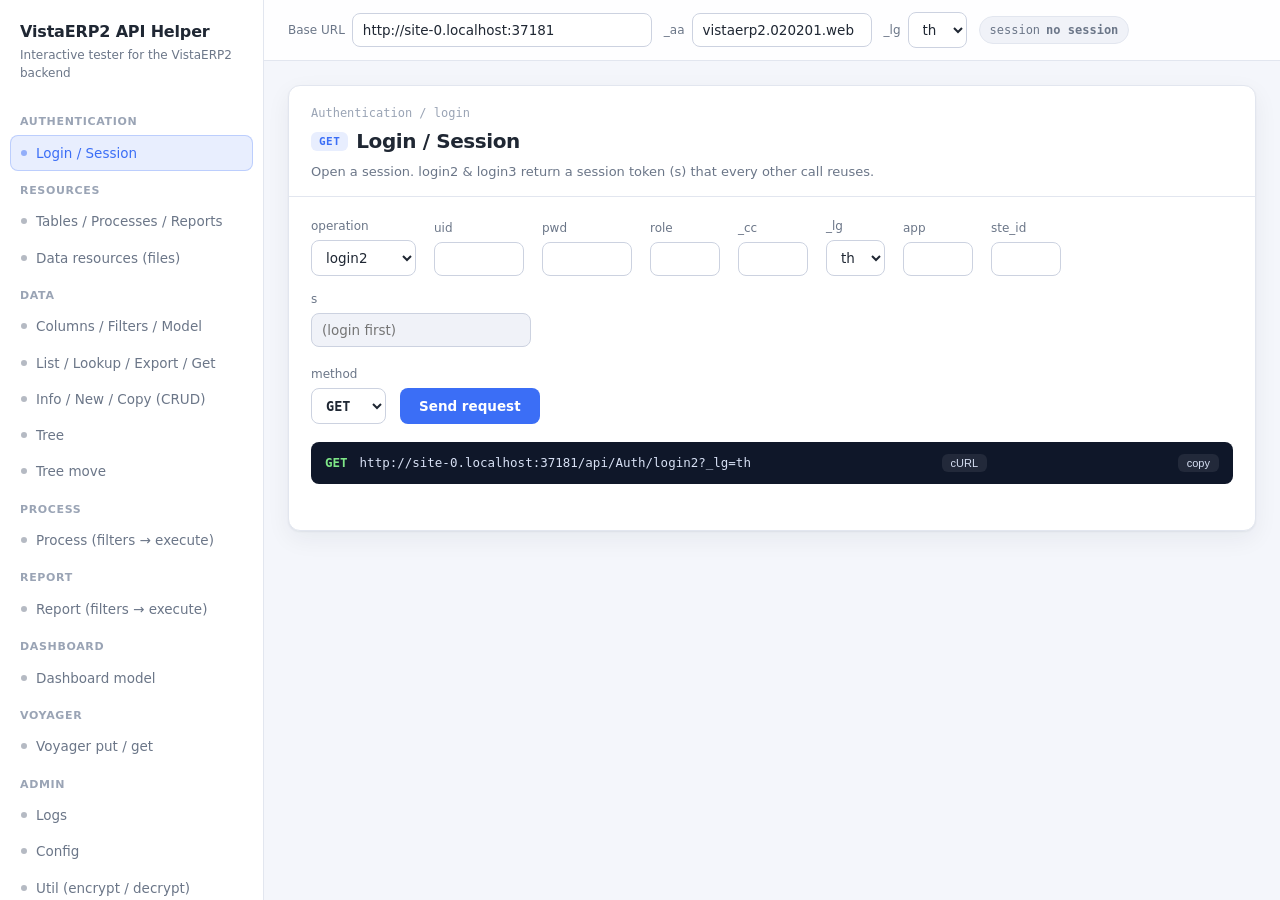
<file: api-helper.html>
<!DOCTYPE html>
<html lang="en">
<head>
  <meta charset="utf-8">
  <meta name="viewport" content="width=device-width, initial-scale=1">
  <title>VistaERP2 API Helper</title>
  <link rel="stylesheet" href="styles.css">
</head>
<body>
  <div class="app">
    <!-- Sidebar -->
    <aside class="sidebar">
      <div class="brand">
        <h1 id="brandTitle">VistaERP2 API</h1>
        <p id="brandSub">Loading…</p>
      </div>
      <nav class="nav" id="nav"></nav>
      <div style="margin-top:auto;padding:14px 20px;font-size:11px;color:var(--text-faint)" id="copyright"></div>
    </aside>

    <!-- Main -->
    <main class="main">
      <div class="topbar">
        <div class="field">
          <label for="baseUrl">Base URL</label>
          <input type="text" id="baseUrl" placeholder="https://host">
        </div>
        <div class="field">
          <label for="appId" title="_aa — sent on REST (v2) calls">_aa</label>
          <input type="text" id="appId" placeholder="vistaerp2.020201.web" style="width:180px">
        </div>
        <div class="field">
          <label for="lang">_lg</label>
          <select id="lang"><option value="th">th</option><option value="en">en</option></select>
        </div>
        <div class="session-chip" id="sessionChip" title="Active session token">
          <span>session</span><b id="sessionVal">no session</b>
        </div>
      </div>
      <div class="content">
        <div id="content"></div>
      </div>
    </main>
  </div>

  <script src="app.js"></script>
</body>
</html>
</file>
<file: styles.css>
/* ==========================================================================
   VistaERP2 API Helper — design system
   ========================================================================== */
:root {
  --bg: #f4f6fb;
  --bg-panel: #ffffff;
  --bg-elevated: #ffffff;
  --bg-sunken: #f0f2f8;
  --border: #e2e6ef;
  --border-strong: #ccd2e0;
  --text: #1f2733;
  --text-muted: #6b7688;
  --text-faint: #9aa4b5;
  --accent: #3b6ef6;
  --accent-hover: #2f5be0;
  --accent-soft: #e8eefe;
  --success: #16a34a;
  --success-soft: #e7f6ec;
  --danger: #dc2626;
  --danger-soft: #fdeaea;
  --warn: #d97706;
  --code-bg: #0f1729;
  --code-text: #d7e0f4;
  --shadow: 0 1px 2px rgba(20, 30, 55, .06), 0 8px 24px rgba(20, 30, 55, .06);
  --radius: 12px;
  --radius-sm: 8px;
  --mono: ui-monospace, "SF Mono", "JetBrains Mono", "Fira Code", Menlo, monospace;
  --sans: system-ui, -apple-system, "Segoe UI", Roboto, "Helvetica Neue", sans-serif;
}
@media (prefers-color-scheme: dark) {
  :root {
    --bg: #0d1117;
    --bg-panel: #161b22;
    --bg-elevated: #1c232d;
    --bg-sunken: #10151d;
    --border: #262d38;
    --border-strong: #333c49;
    --text: #e6edf3;
    --text-muted: #93a0b1;
    --text-faint: #6a7686;
    --accent: #58a6ff;
    --accent-hover: #79b8ff;
    --accent-soft: #14243d;
    --success: #3fb950;
    --success-soft: #12291a;
    --danger: #f85149;
    --danger-soft: #2b1414;
    --code-bg: #0b1020;
    --code-text: #cdd6f4;
    --shadow: 0 1px 2px rgba(0, 0, 0, .3), 0 10px 30px rgba(0, 0, 0, .35);
  }
}

* { box-sizing: border-box; }
html, body { height: 100%; }
body {
  margin: 0;
  font-family: var(--sans);
  font-size: 14px;
  line-height: 1.5;
  color: var(--text);
  background: var(--bg);
  -webkit-font-smoothing: antialiased;
}

/* ---------- Layout ---------- */
.app { display: grid; grid-template-columns: 264px 1fr; min-height: 100vh; }

.sidebar {
  background: var(--bg-panel);
  border-right: 1px solid var(--border);
  display: flex;
  flex-direction: column;
  position: sticky;
  top: 0;
  height: 100vh;
  overflow-y: auto;
}
.brand { padding: 20px 20px 14px; }
.brand h1 { font-size: 16px; margin: 0; letter-spacing: -.01em; }
.brand p { margin: 2px 0 0; font-size: 12px; color: var(--text-muted); }

.nav { padding: 6px 10px 20px; }
.nav-group + .nav-group { margin-top: 4px; }
.nav-group-label {
  font-size: 11px; text-transform: uppercase; letter-spacing: .06em;
  color: var(--text-faint); padding: 12px 10px 4px; font-weight: 600;
}
.nav-item {
  display: flex; align-items: center; gap: 9px;
  padding: 7px 10px; border-radius: var(--radius-sm);
  color: var(--text-muted); cursor: pointer; font-size: 13.5px;
  border: 1px solid transparent; user-select: none;
}
.nav-item:hover { background: var(--bg-sunken); color: var(--text); }
.nav-item.active { background: var(--accent-soft); color: var(--accent); border-color: color-mix(in srgb, var(--accent) 25%, transparent); font-weight: 500; }
.nav-item .dot { width: 6px; height: 6px; border-radius: 50%; background: currentColor; opacity: .5; flex: none; }

/* ---------- Main ---------- */
.main { min-width: 0; display: flex; flex-direction: column; }
.topbar {
  position: sticky; top: 0; z-index: 20;
  display: flex; align-items: center; gap: 12px; flex-wrap: wrap;
  padding: 12px 24px;
  background: color-mix(in srgb, var(--bg-panel) 88%, transparent);
  backdrop-filter: blur(8px);
  border-bottom: 1px solid var(--border);
}
.topbar .field { display: flex; align-items: center; gap: 7px; }
.topbar label { font-size: 12px; color: var(--text-muted); font-weight: 500; }
.topbar input#baseUrl { min-width: 300px; }
.session-chip {
  display: inline-flex; align-items: center; gap: 6px;
  font-family: var(--mono); font-size: 12px;
  padding: 4px 10px; border-radius: 999px;
  background: var(--bg-sunken); border: 1px solid var(--border);
  color: var(--text-muted); max-width: 260px;
}
.session-chip.live { background: var(--success-soft); border-color: color-mix(in srgb, var(--success) 30%, transparent); color: var(--success); }
.session-chip b { overflow: hidden; text-overflow: ellipsis; white-space: nowrap; }

.content { padding: 24px; max-width: 1180px; width: 100%; }

/* ---------- Endpoint card ---------- */
.card {
  background: var(--bg-panel);
  border: 1px solid var(--border);
  border-radius: var(--radius);
  box-shadow: var(--shadow);
  overflow: hidden;
}
.card-head { padding: 18px 22px 14px; border-bottom: 1px solid var(--border); }
.crumb { font-size: 12px; color: var(--text-faint); font-family: var(--mono); }
.card-head h2 { margin: 4px 0 6px; font-size: 20px; letter-spacing: -.02em; }
.card-head p { margin: 0; color: var(--text-muted); font-size: 13px; max-width: 70ch; }
.method-pill {
  font-family: var(--mono); font-size: 11px; font-weight: 700;
  padding: 3px 8px; border-radius: 6px; letter-spacing: .04em;
  vertical-align: middle; margin-right: 8px;
}
.method-GET { background: var(--accent-soft); color: var(--accent); }
.method-POST { background: var(--success-soft); color: var(--success); }

.card-body { padding: 20px 22px 24px; }

/* ---------- Form ---------- */
.form-grid { display: flex; flex-wrap: wrap; gap: 14px 18px; align-items: flex-end; }
.form-field { display: flex; flex-direction: column; gap: 5px; }
.form-field label { font-size: 12px; color: var(--text-muted); font-weight: 500; }
.form-field .req { color: var(--danger); margin-left: 2px; }

input[type=text], input[type=password], select, textarea {
  font-family: var(--sans); font-size: 13.5px; color: var(--text);
  background: var(--bg-elevated); border: 1px solid var(--border-strong);
  border-radius: var(--radius-sm); padding: 8px 10px; outline: none;
  transition: border-color .12s, box-shadow .12s;
}
input:focus, select:focus, textarea:focus {
  border-color: var(--accent);
  box-shadow: 0 0 0 3px color-mix(in srgb, var(--accent) 18%, transparent);
}
input.readonly, input[readonly] { background: var(--bg-sunken); color: var(--text-muted); }
textarea { font-family: var(--mono); font-size: 12.5px; width: 100%; resize: vertical; line-height: 1.55; }
select { cursor: pointer; }

.btn {
  font-family: var(--sans); font-size: 13.5px; font-weight: 600;
  padding: 9px 18px; border-radius: var(--radius-sm); border: 1px solid transparent;
  cursor: pointer; transition: background .12s, border-color .12s, transform .04s;
  display: inline-flex; align-items: center; gap: 7px;
}
.btn:active { transform: translateY(1px); }
.btn-primary { background: var(--accent); color: #fff; }
.btn-primary:hover { background: var(--accent-hover); }
.btn-success { background: var(--success); color: #fff; }
.btn-danger { background: var(--danger); color: #fff; }
.btn-ghost { background: transparent; border-color: var(--border-strong); color: var(--text-muted); }
.btn-ghost:hover { color: var(--text); border-color: var(--accent); }
.btn-sm { padding: 5px 12px; font-size: 12.5px; }
.actions { display: flex; flex-wrap: wrap; gap: 10px 14px; margin-top: 18px; align-items: flex-end; }
.method-select { font-family: var(--mono); font-weight: 700; }
.form-field:has(textarea) { flex: 1 1 100%; }
textarea.json-field { min-height: 96px; }
.result details summary { padding: 6px 0; }
.result details[open] summary { margin-bottom: 8px; }

/* ---------- URL preview ---------- */
.url-preview {
  margin-top: 18px; background: var(--code-bg); color: var(--code-text);
  border-radius: var(--radius-sm); padding: 12px 14px;
  font-family: var(--mono); font-size: 12.5px; word-break: break-all;
  display: flex; flex-direction: column; gap: 10px;
}
.url-preview .u-row { display: flex; align-items: flex-start; gap: 12px; width: 100%; }
.url-preview .u-method { color: #7ee787; font-weight: 700; flex: none; }
.url-preview a { color: var(--code-text); text-decoration: none; }
.url-preview .copy {
  margin-left: auto; flex: none; background: rgba(255, 255, 255, .08);
  border: none; color: var(--code-text); border-radius: 6px; padding: 3px 9px;
  cursor: pointer; font-size: 11px;
}
.url-preview .copy:hover { background: rgba(255, 255, 255, .16); }
.url-preview .copy.toggle.active { background: var(--accent); color: #fff; }
.url-preview pre.json.curl { white-space: pre; color: #d7e0f4; }
.url-preview pre.json.curl::selection, .url-preview pre.json.curl *::selection { background: rgba(255,255,255,.25); }
.url-preview .u-body { border-top: 1px solid rgba(255, 255, 255, .1); padding-top: 10px; }
.url-preview .u-body-head { display: flex; align-items: center; margin-bottom: 6px; }
.url-preview .u-body-label {
  font-size: 10px; text-transform: uppercase; letter-spacing: .08em;
  color: #ffa657; font-weight: 700;
}
.url-preview .u-body pre.json { padding: 10px 12px; margin: 0; background: rgba(255, 255, 255, .04); }

/* ---------- Result ---------- */
.result { margin-top: 22px; }
.result-head {
  display: flex; align-items: center; gap: 10px; margin-bottom: 10px;
}
.result-head h3 { margin: 0; font-size: 13px; text-transform: uppercase; letter-spacing: .05em; color: var(--text-muted); }
.status-badge { font-family: var(--mono); font-size: 11px; padding: 2px 8px; border-radius: 999px; }
.status-ok { background: var(--success-soft); color: var(--success); }
.status-err { background: var(--danger-soft); color: var(--danger); }

.tabs { display: flex; gap: 4px; border-bottom: 1px solid var(--border); margin-bottom: 12px; }
.tab { padding: 7px 14px; font-size: 13px; color: var(--text-muted); cursor: pointer; border-bottom: 2px solid transparent; }
.tab.active { color: var(--accent); border-color: var(--accent); font-weight: 500; }
.tab-panel { display: none; }
.tab-panel.active { display: block; }

pre.json {
  background: var(--code-bg); color: var(--code-text); border-radius: var(--radius-sm);
  padding: 16px; overflow: auto; font-family: var(--mono); font-size: 12.5px;
  line-height: 1.6; margin: 0; max-height: 520px;
}
.json .k { color: #79c0ff; }
.json .s { color: #a5d6ff; }
.json .n { color: #ffa657; }
.json .b { color: #ff7b72; }
.json .nl { color: #8b949e; }

/* ---------- JSON viewer (Text / JSON tree + copy) ---------- */
.jview { background: var(--code-bg); border-radius: var(--radius-sm); overflow: hidden; }
.jv-toolbar { display: flex; align-items: center; gap: 6px; padding: 8px 10px; border-bottom: 1px solid rgba(255, 255, 255, .08); }
.jv-spacer { margin-left: auto; }
.jv-btn, .jv-copy {
  background: rgba(255, 255, 255, .08); border: none; color: var(--code-text);
  border-radius: 6px; padding: 4px 12px; font-size: 12px; cursor: pointer; font-family: inherit;
}
.jv-btn:hover, .jv-copy:hover { background: rgba(255, 255, 255, .16); }
.jv-btn.active { background: var(--accent); color: #fff; }
.jview pre.json { border-radius: 0; }
.jv-panel { display: none; }
.jv-panel.active { display: block; }

.jtree {
  font-family: var(--mono); font-size: 12.5px; line-height: 1.7; color: var(--code-text);
  padding: 12px 14px; overflow: auto; max-height: 520px;
}
.jt-children { padding-left: 16px; border-left: 1px solid rgba(255, 255, 255, .07); margin-left: 5px; }
.jt-node.collapsed > .jt-children { display: none; }
.jt-line { display: flex; align-items: flex-start; gap: 6px; white-space: pre-wrap; word-break: break-word; border-radius: 3px; }
.jt-node:not(.jt-leaf) > .jt-line { cursor: pointer; }
.jt-node:not(.jt-leaf) > .jt-line:hover { background: rgba(255, 255, 255, .05); }
.jt-toggle { color: var(--text-muted); width: 12px; flex: none; user-select: none; text-align: center; }
.jt-leaf .jt-line { padding-left: 18px; }
.jt-preview { display: none; color: var(--text-muted); }
.jt-node.collapsed > .jt-line .jt-preview { display: inline; }
.jt-key { color: #79c0ff; flex: none; }
.jt-val.jt-str { color: #a5d6ff; }
.jt-val.jt-num { color: #7ee787; }
.jt-val.jt-bool { color: #ff7b72; }
.jt-val.jt-null { color: #8b949e; }

.table-wrap { overflow-x: auto; border: 1px solid var(--border); border-radius: var(--radius-sm); }
table.data { width: 100%; border-collapse: collapse; font-size: 13px; }
table.data th, table.data td { text-align: left; padding: 8px 12px; border-bottom: 1px solid var(--border); white-space: nowrap; }
table.data th { background: var(--bg-sunken); font-weight: 600; color: var(--text-muted); position: sticky; top: 0; font-size: 12px; }
table.data tbody tr:hover { background: var(--bg-sunken); }
table.data td .fld { font-family: var(--mono); font-size: 11px; color: var(--accent); display: block; }
table.data .tag { font-family: var(--mono); font-size: 11px; padding: 1px 6px; border-radius: 5px; background: var(--bg-sunken); border: 1px solid var(--border); }
table.data a { color: var(--accent); text-decoration: none; }
table.data a:hover { text-decoration: underline; }

.hint { color: var(--text-faint); font-size: 12px; }
.empty { padding: 40px; text-align: center; color: var(--text-faint); }
.banner { padding: 10px 14px; border-radius: var(--radius-sm); font-size: 13px; margin-top: 16px; }
.banner.err { background: var(--danger-soft); color: var(--danger); }
.banner.info { background: var(--accent-soft); color: var(--accent); }

.filter-form { margin-top: 4px; }
.filter-row { display: flex; flex-wrap: wrap; gap: 12px 18px; align-items: flex-end; margin-bottom: 8px; }
.filter-form .form-field label .meta { color: var(--text-faint); font-weight: 400; }

/* ---------- Responsive ---------- */
@media (max-width: 880px) {
  .app { grid-template-columns: 1fr; }
  .sidebar { position: static; height: auto; border-right: none; border-bottom: 1px solid var(--border); }
  .nav { display: grid; grid-template-columns: repeat(auto-fill, minmax(150px, 1fr)); gap: 2px; }
  .topbar input#baseUrl { min-width: 0; flex: 1; }
}
</file>
